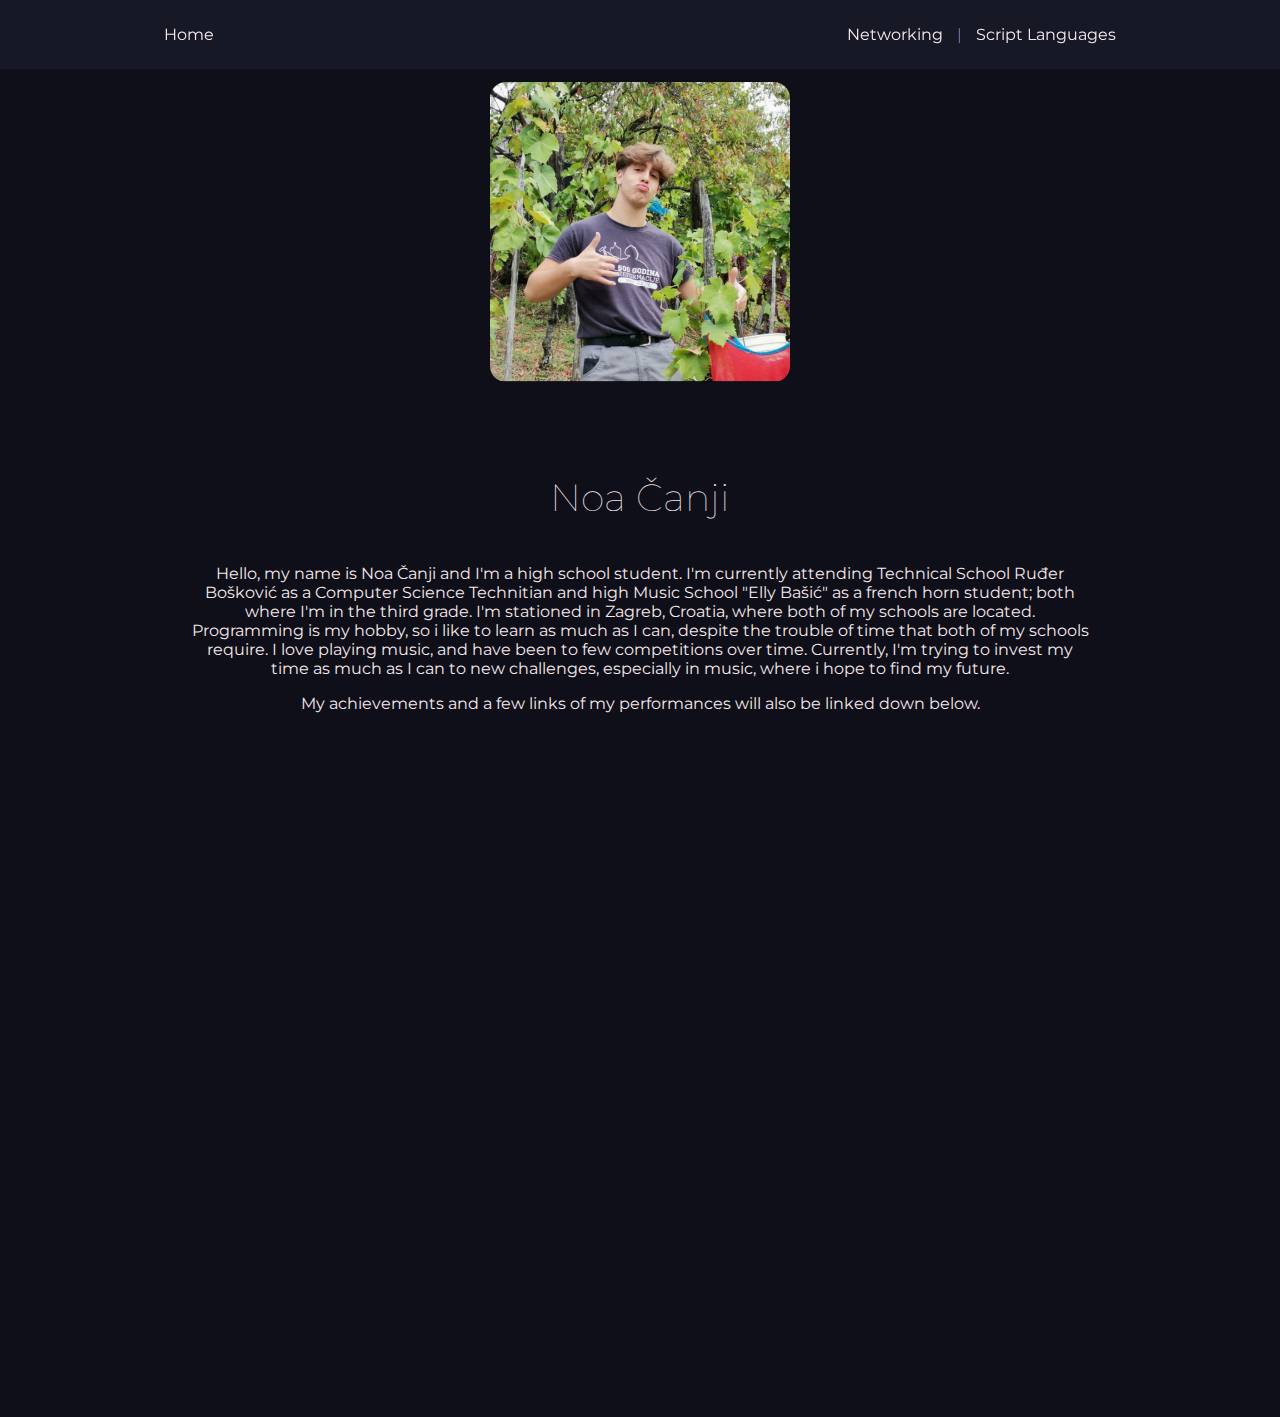
<file: about.html>
<!DOCTYPE html>
<html lang="en">
<head>
    <meta charset="UTF-8">
    <meta http-equiv="X-UA-Compatible" content="IE=edge">
    <meta name="viewport" content="width=device-width, initial-scale=1.0">
    <title>Info</title>
    <link rel="stylesheet" href="./styles/about.css">
    <link rel="preconnect" href="https://fonts.googleapis.com">
    <link rel="preconnect" href="https://fonts.gstatic.com" crossorigin>
    <link href="https://fonts.googleapis.com/css2?family=Montserrat:wght@100;300&display=swap" rel="stylesheet">
</head>
<body>
    <nav>
        <div class="navHolder">
            <div class="navLeft">
              <a href="index.html" class="home">Home</a>
            </div>
            <div class="navRight">
                <a href="./rm.html">Networking</a>
                <span>
                    |
                </span>
                <a href="./sjwp.html">Script Languages</a>
            </div>
        </div>
    </nav>
    <header>
        <h1>
            About Me
        </h1>
    </header>
    <section>
        <img src="./assets/img/Screenshot_20220528-213732.jpg"/>
        <div class="txtHolder">
            <h3>
                Noa Čanji
            </h3>
            <p class="firstp">
                Hello, my name is Noa Čanji and I'm a high school student. I'm currently attending Technical School 
                Ruđer Bošković as a Computer Science Technitian and high Music School "Elly Bašić" as a french horn student; both where I'm in the third grade. 
                I'm stationed in Zagreb, Croatia, where both of my schools are located. 
                Programming is my hobby, so i like to learn as much as I can, despite the trouble of time that both of my schools 
                require. I love playing music, and have been to few competitions over time. Currently, I'm trying to invest my time as much as I can 
                to new challenges, especially in music, where i hope to find my future.
            </p>
            <p class="secondp">
                My achievements and a few links of my performances will also be linked down below.
            </p>
        </div>
        <div class="vid">
            <iframe width="560" height="315" src="https://www.youtube.com/embed/cNEgx0kF-lA" title="YouTube video player" frameborder="0" allow="accelerometer; autoplay; clipboard-write; encrypted-media; gyroscope; picture-in-picture; web-share" allowfullscreen></iframe>
            <iframe width="560" height="315" src="https://www.youtube.com/embed/lkv5YMGxRhE" title="YouTube video player" frameborder="0" allow="accelerometer; autoplay; clipboard-write; encrypted-media; gyroscope; picture-in-picture; web-share" allowfullscreen></iframe>
            <iframe width="560" height="315" src="https://www.youtube.com/embed/oStQynmH1xk" title="YouTube video player" frameborder="0" allow="accelerometer; autoplay; clipboard-write; encrypted-media; gyroscope; picture-in-picture; web-share" allowfullscreen></iframe>

        </div>

    </section>
</body>
</html>
</file>
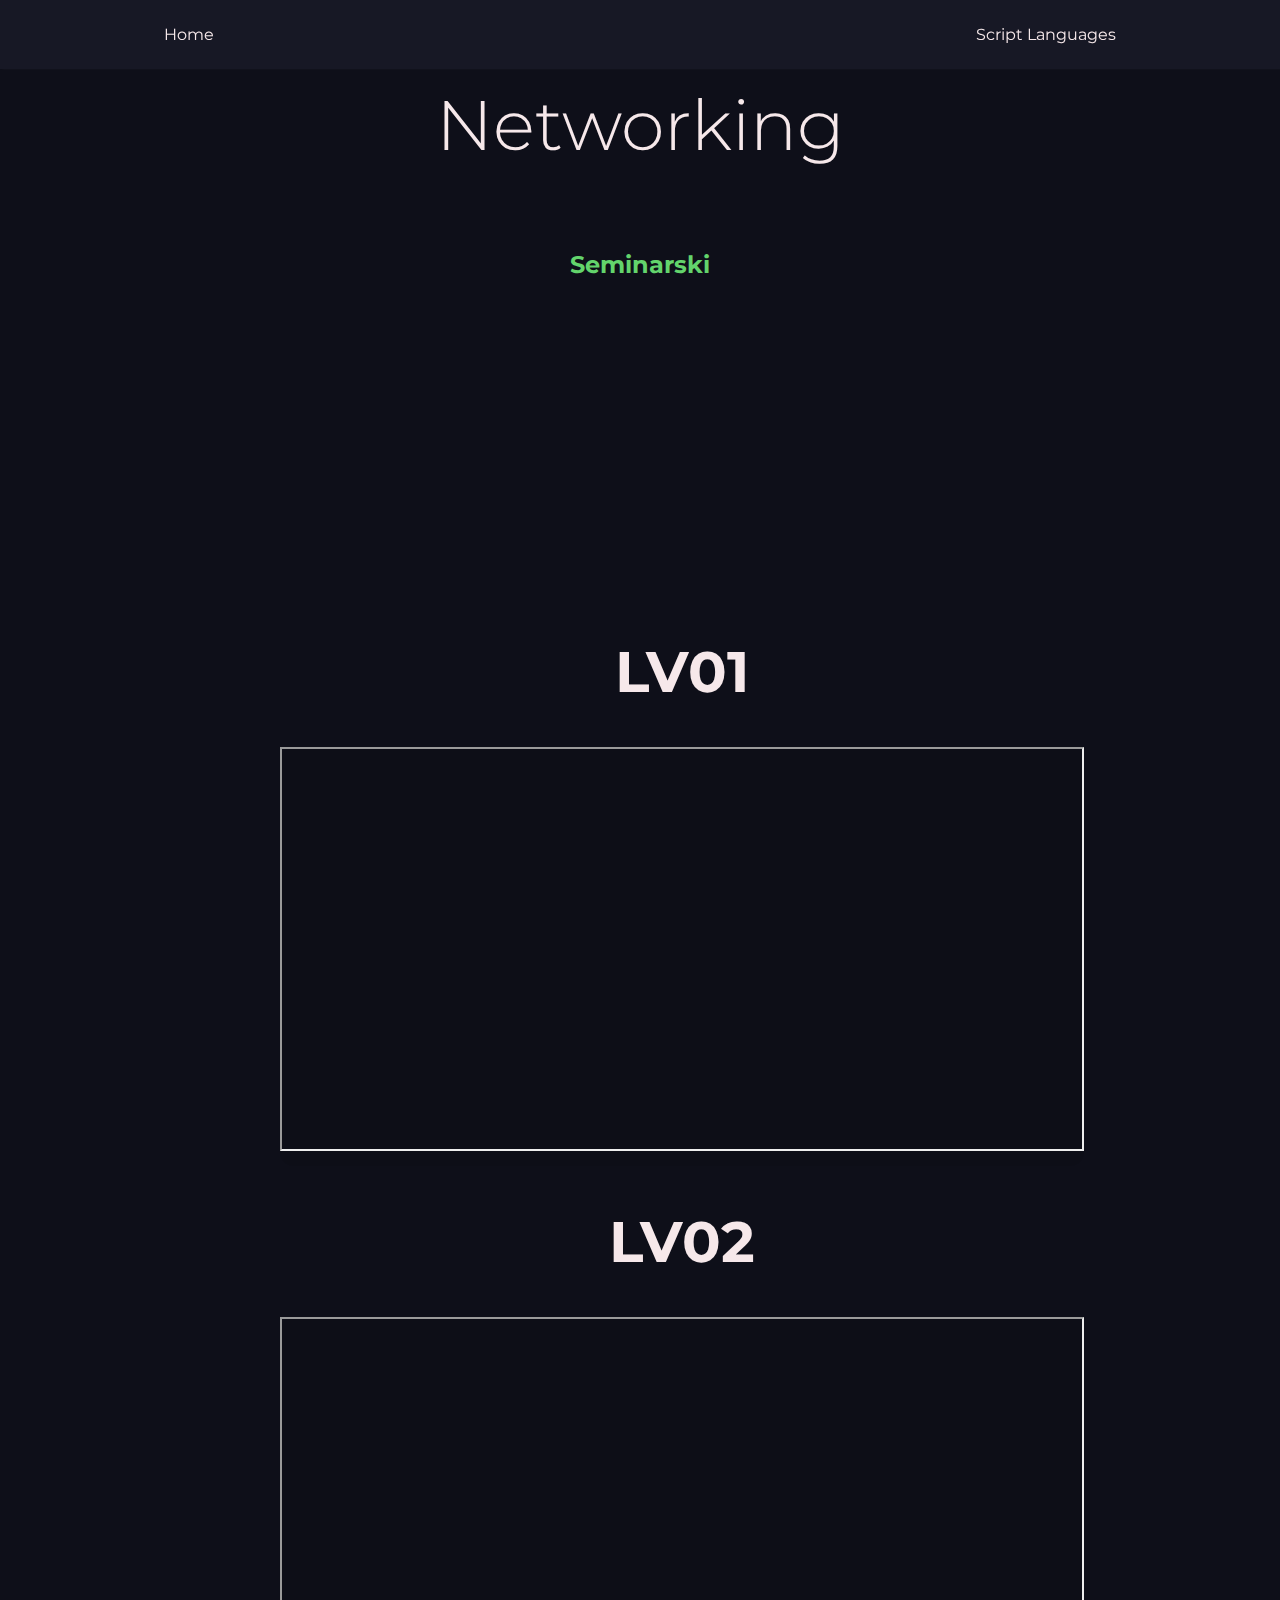
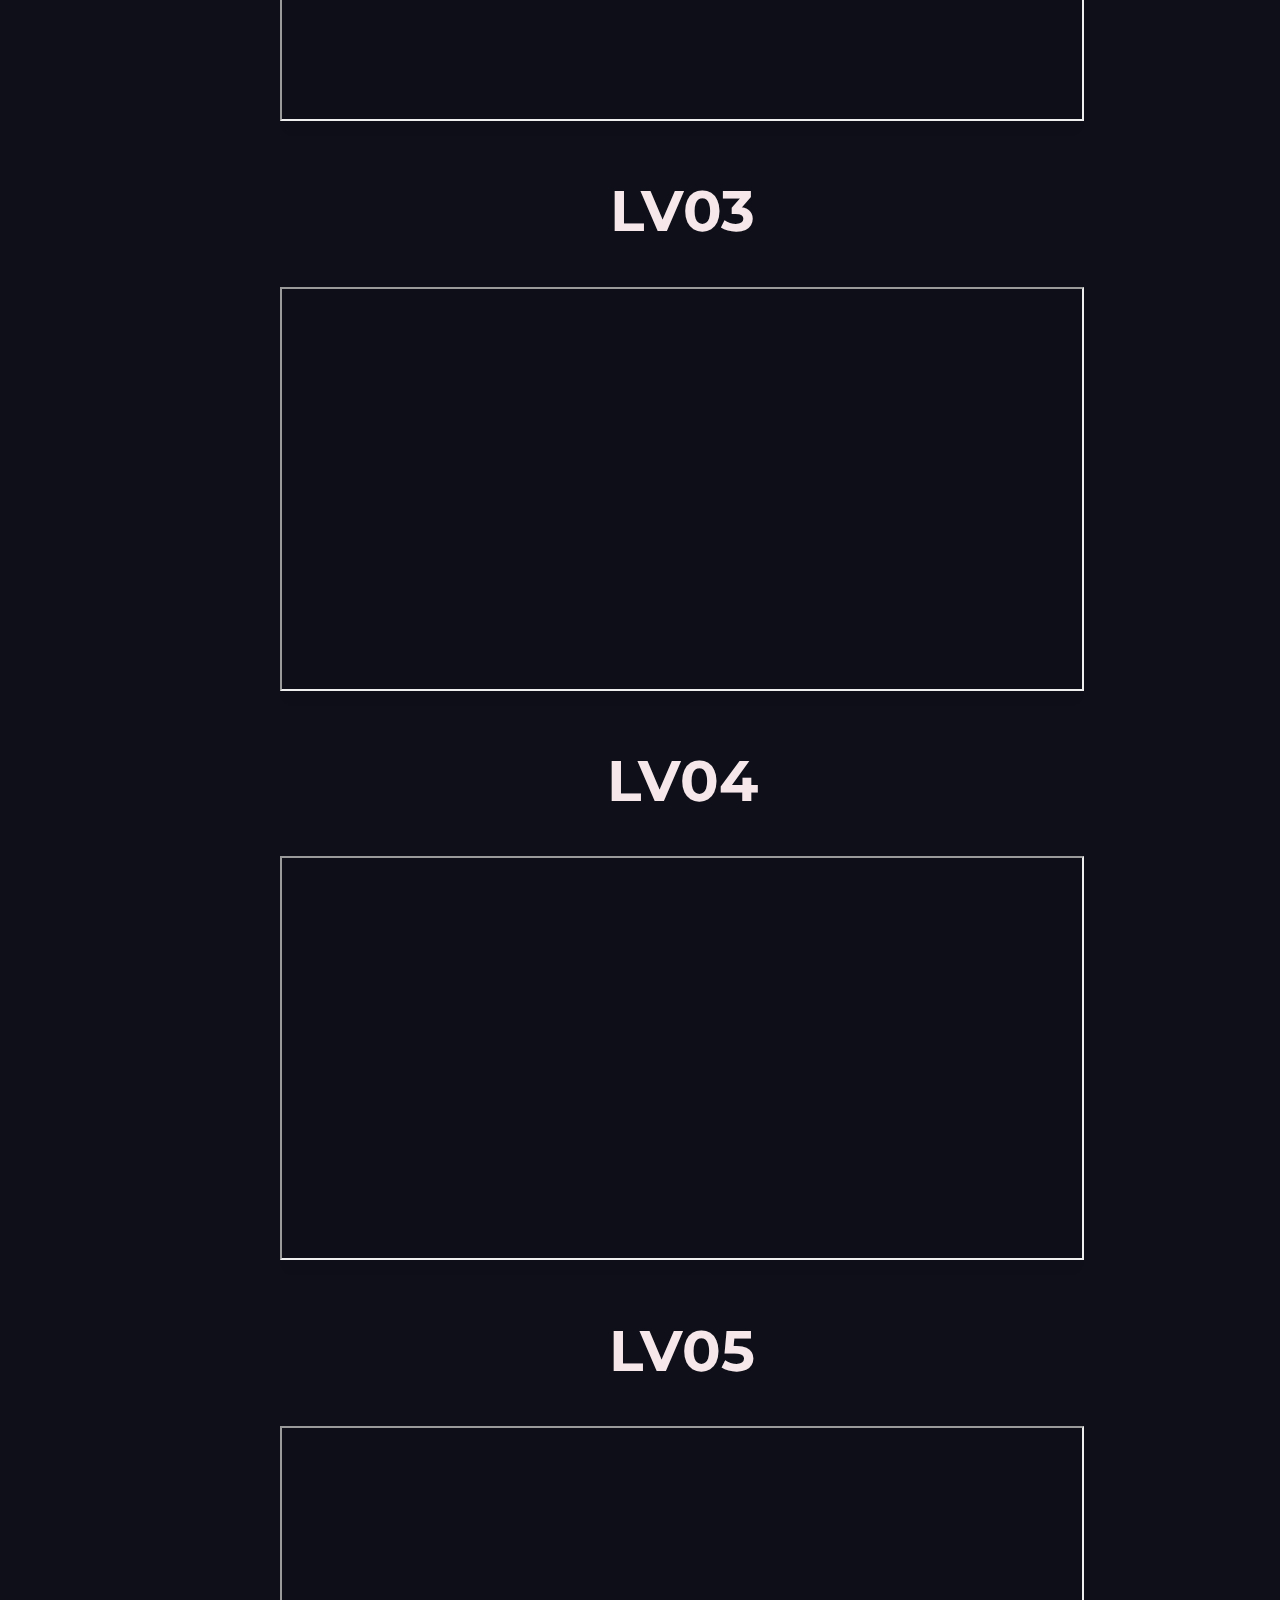
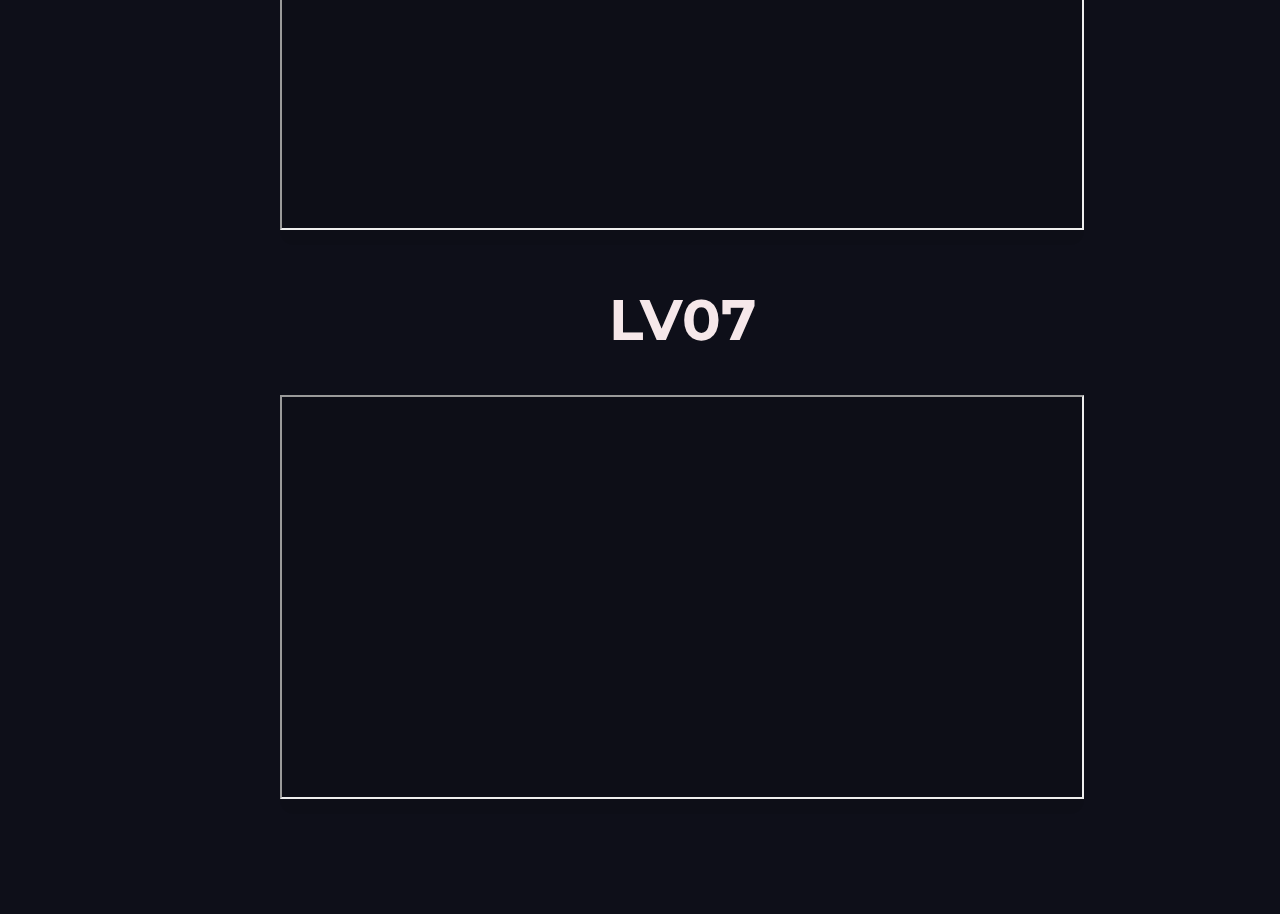
<file: rm.html>
<!DOCTYPE html>
<html lang="en">
<head>
    <meta charset="UTF-8">
    <meta http-equiv="X-UA-Compatible" content="IE=edge">
    <meta name="viewport" content="width=device-width, initial-scale=1.0">
    <title>Networking</title>
    <link rel="stylesheet" href="./styles/rm.css">
    <link rel="preconnect" href="https://fonts.googleapis.com">
    <link rel="preconnect" href="https://fonts.gstatic.com" crossorigin>
    <link href="https://fonts.googleapis.com/css2?family=Montserrat:wght@100;300&display=swap" rel="stylesheet">
</head>
<body>
    <nav>
        <div class="navHolder">
            <div class="navLeft">
              <a href="index.html" class="home">Home</a>
            </div>
            <div class="navRight">
              <a href="sjwp.html">Script Languages</a>
            </div>
          </div>
    </nav>
    <header>
        <h1>
            Networking
        </h1>
        <h2>
            <a href="./sem1.html">
                Seminarski
            </a>
        </h2>
    </header>
    <section>
        <div class="lv01">
            <h2>
                LV01 
            </h2>
            <div class="frame">
                <iframe src="/assets/rm/LV01.pdf#toolbar=0" width="800px" height="400px"></iframe>
            </div>
        </div>
        <div class="lv02">
            <h2>
                LV02 
            </h2>
            <div class="frame">
                <iframe src="/assets/rm/LV02.pdf#toolbar=0" width="800px" height="400px"></iframe>
            </div>
        </div>
        <div class="lv03">
            <h2>
                LV03 
            </h2>
            <div class="frame">
                <iframe src="/assets/rm/LV03.pdf#toolbar=0" width="800px" height="400px"></iframe>
            </div>
        </div>
        <div class="lv04">
            <h2>
                LV04 
            </h2>
            <div class="frame">
                <iframe src="/assets/rm/LV04.pdf#toolbar=0" width="800px" height="400px"></iframe>
            </div>
        </div>
        <div class="lv05">
            <h2>
                LV05 
            </h2>
            <div class="frame">
                <iframe src="/assets/rm/LV05.pdf#toolbar=0" width="800px" height="400px"></iframe>
            </div>
        </div>
        
        <div class="lv07">
            <h2>
                LV07 
            </h2>
            <div class="frame">
                <iframe src="/assets/rm/LV07.pdf#toolbar=0" width="800px" height="400px"></iframe>
            </div>
        </div>
    </section>
</body>
</html>
</file>
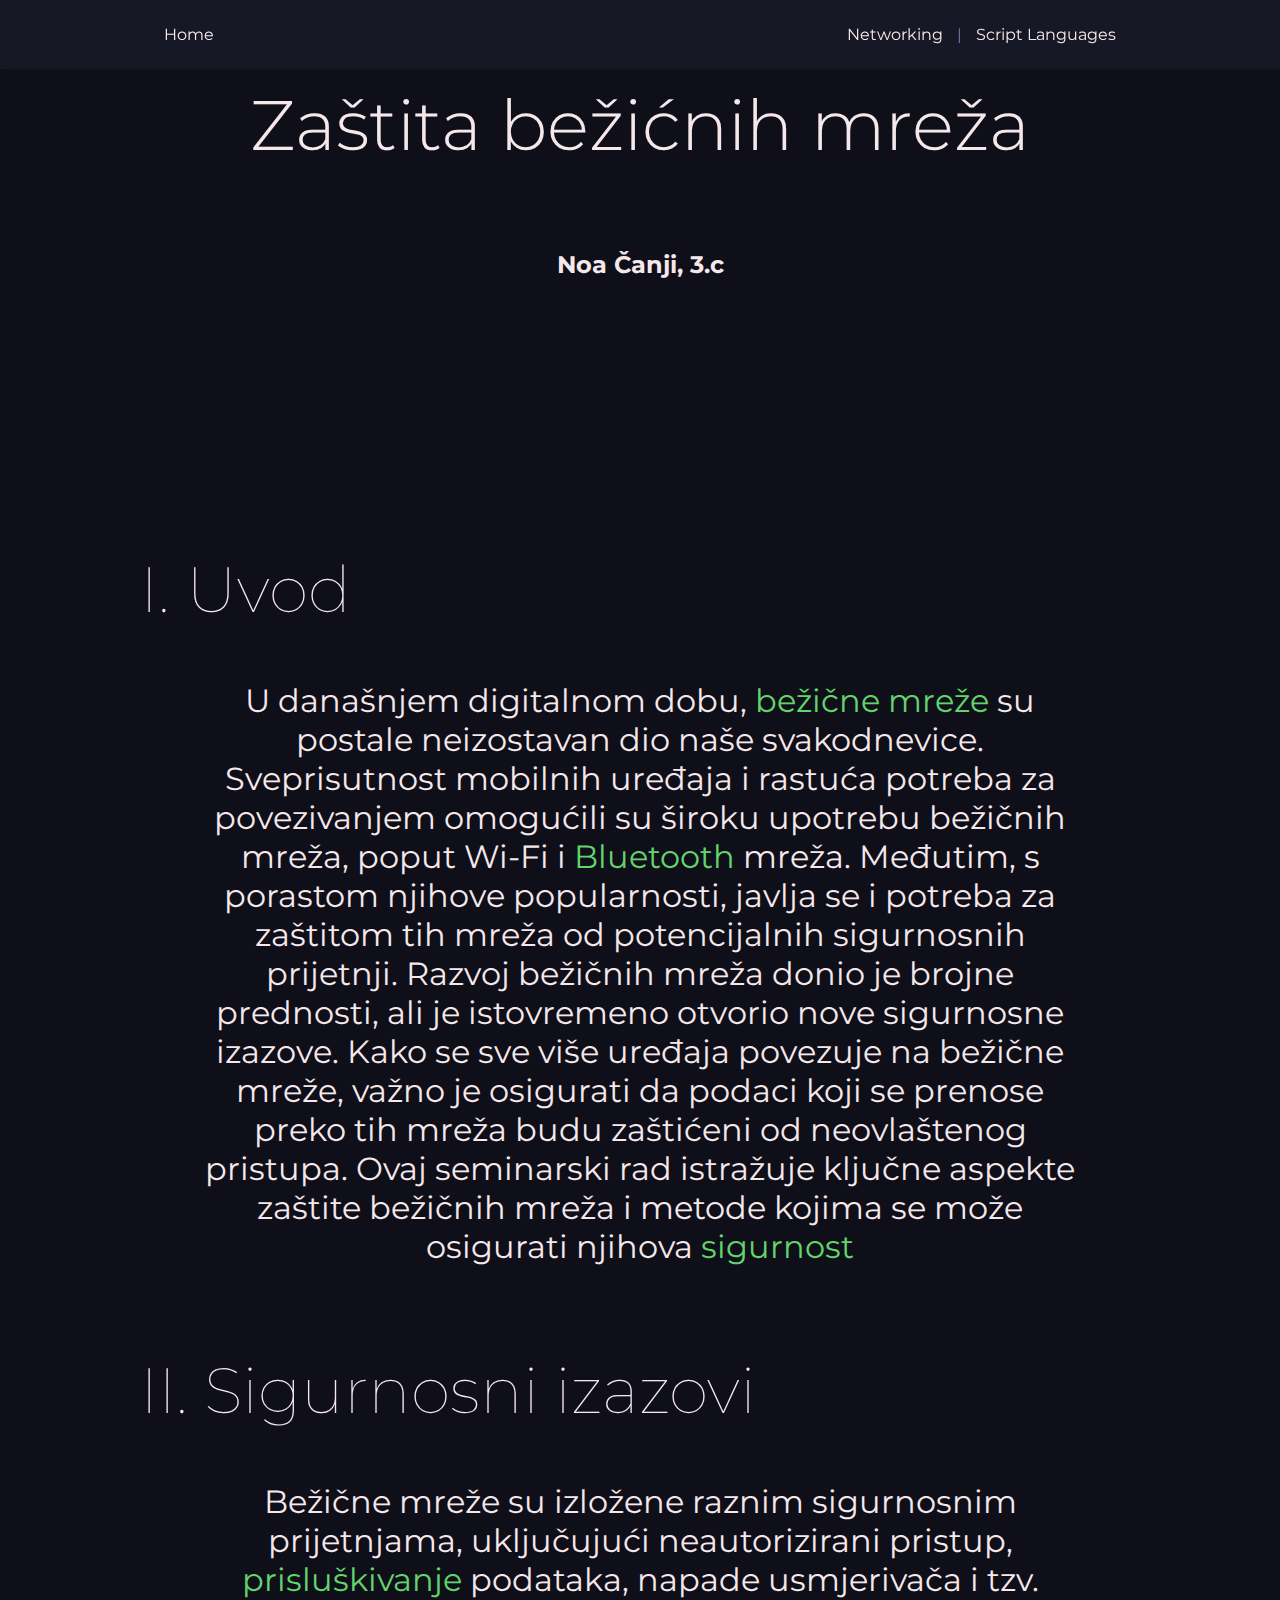
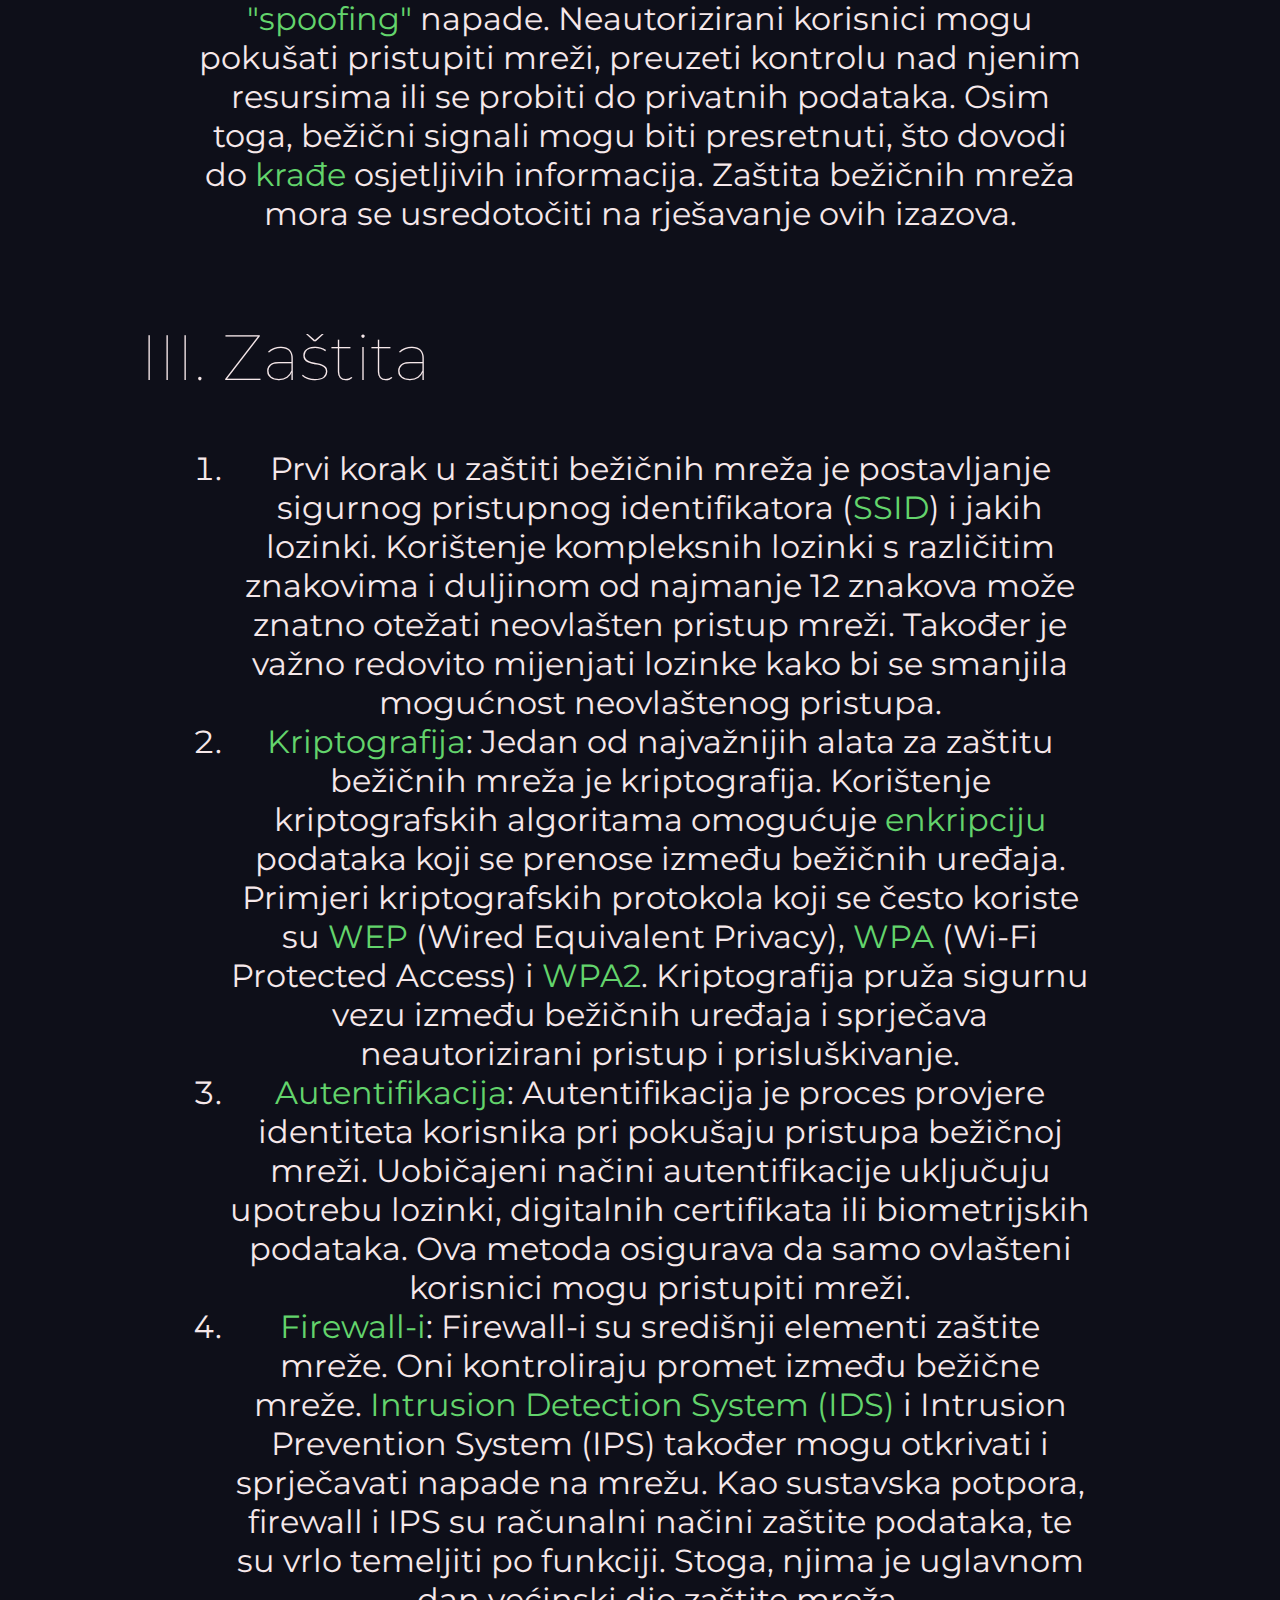
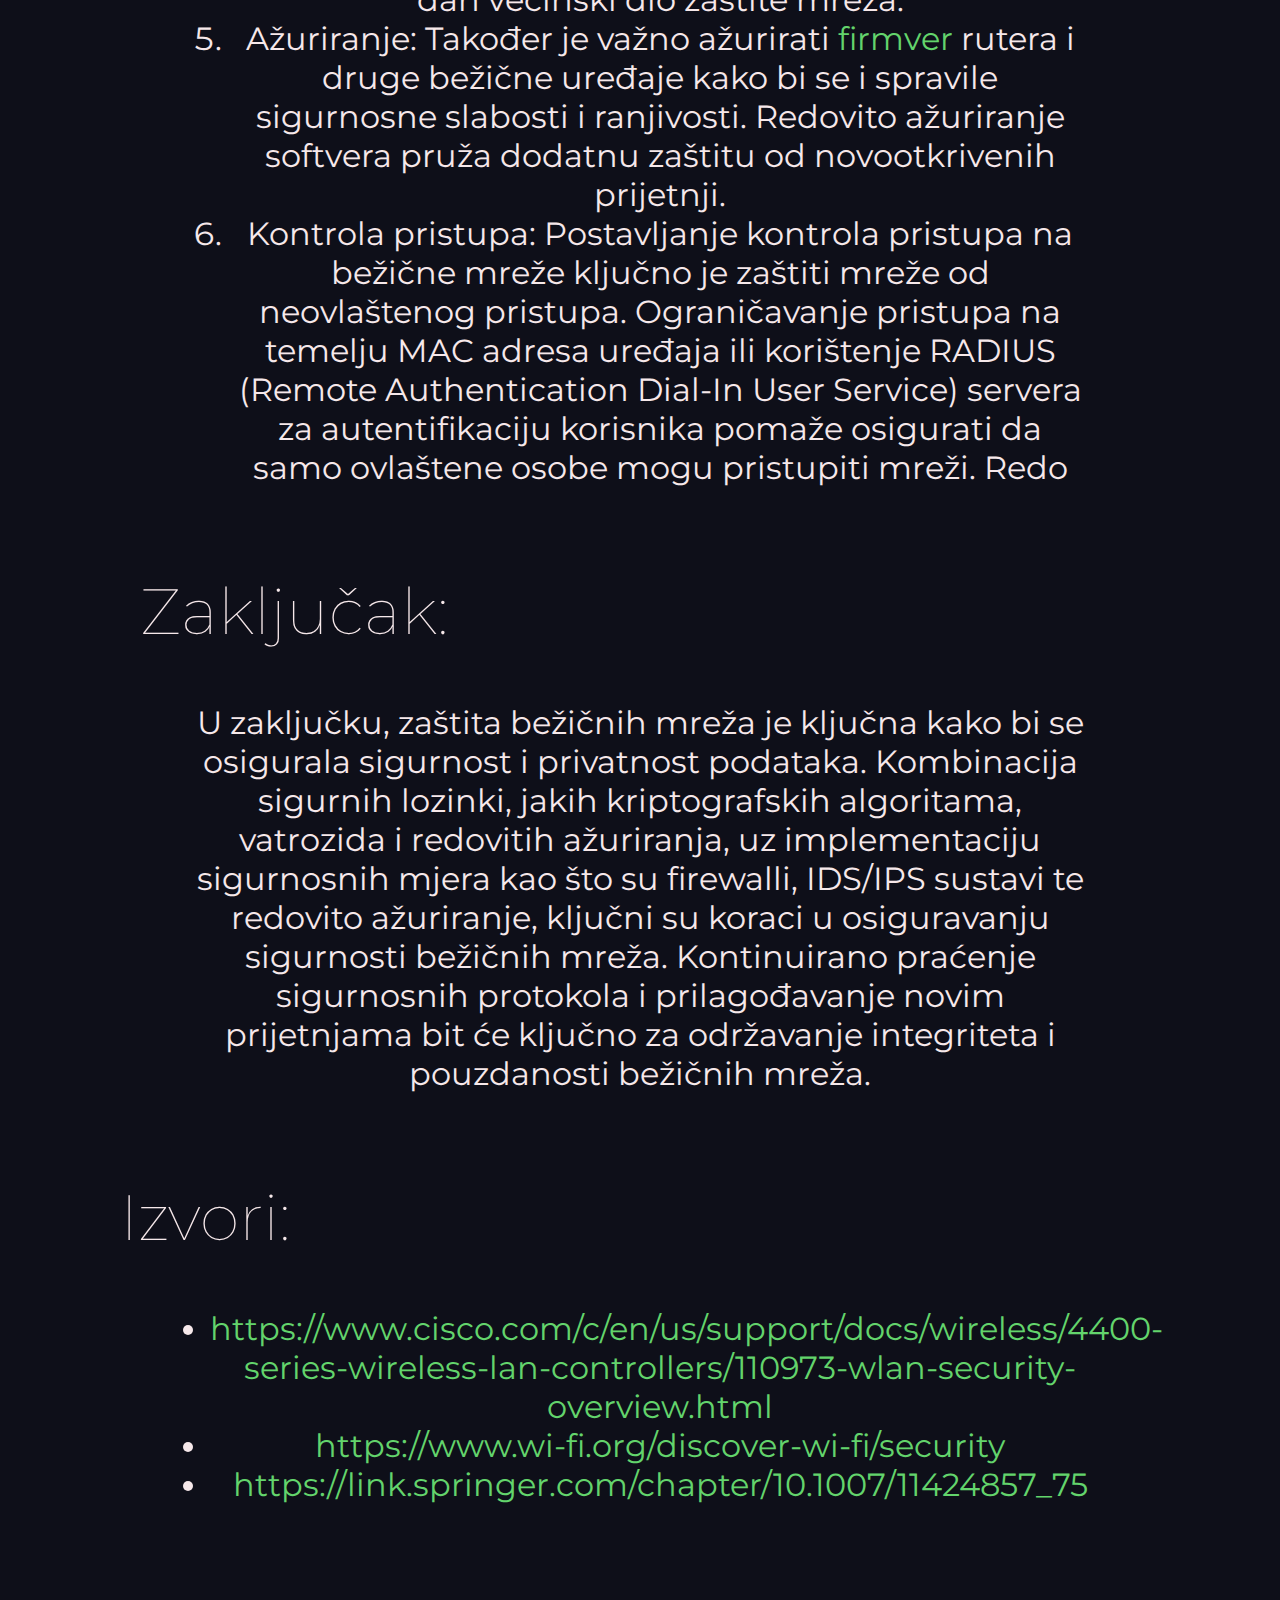
<file: sem1.html>
<!DOCTYPE html>
<html lang="en">
<head>
    <meta charset="UTF-8">
    <meta http-equiv="X-UA-Compatible" content="IE=edge">
    <meta name="viewport" content="width=device-width, initial-scale=1.0">
    <title>Seminar</title>
    <link rel="stylesheet" href="./styles/sem1.css">
    <link rel="preconnect" href="https://fonts.googleapis.com">
    <link rel="preconnect" href="https://fonts.gstatic.com" crossorigin>
    <link href="https://fonts.googleapis.com/css2?family=Montserrat:wght@100;300&display=swap" rel="stylesheet">
</head>
<body>
    <nav>
        <div class="navHolder">
            <div class="navLeft">
                <a href="index.html" class="home">Home</a>
            </div>
            <div class="navRight">
                <a href="./rm.html">Networking</a>
                <span>
                    |
                </span>
                <a href="./sjwp.html">Script Languages</a>
            </div>
        </div>
    </nav>
    <header>
        <h1>
            Zaštita bežićnih mreža
        </h1>
        <h2>
            Noa Čanji, 3.c
        </h2>
    </header>
    <section>
        <div class="uvod">
            <h3>
                I. Uvod
            </h3>
            <div class="txtHolder">
                <p>
                    U današnjem digitalnom dobu, <a href="https://bs.wikipedia.org/wiki/Wi-Fi">bežične mreže</a> su postale 
                    neizostavan dio naše svakodnevice. Sveprisutnost mobilnih uređaja 
                    i rastuća potreba za povezivanjem omogućili su široku upotrebu bežičnih mreža, 
                    poput Wi-Fi i <a href="https://hr.wikipedia.org/wiki/Bluetooth">Bluetooth</a> mreža. Međutim, s porastom njihove popularnosti, 
                    javlja se i potreba za zaštitom tih mreža od potencijalnih sigurnosnih prijetnji. 

Razvoj bežičnih mreža donio je brojne prednosti, ali je istovremeno otvorio nove sigurnosne izazove. Kako se sve više uređaja povezuje na bežične mreže, važno je osigurati da podaci koji se prenose preko tih mreža budu zaštićeni od neovlaštenog pristupa.                    Ovaj seminarski rad istražuje ključne aspekte zaštite bežičnih mreža i metode 
                    kojima se može osigurati njihova <a href="https://en.wikipedia.org/wiki/Security">sigurnost</a>

                </p>
            </div>
        </div>
        <div class="sigurnost">
            <h3>
                II. Sigurnosni izazovi
            </h3>
            <div class="txtHolder">
                <p>
                    Bežične mreže su izložene raznim sigurnosnim prijetnjama, 
                    uključujući neautorizirani pristup, <a href="https://en.wikipedia.org/wiki/Eavesdropping">prisluškivanje</a> podataka, 
                    napade usmjerivača i tzv. <a href="https://www.kaspersky.com/resource-center/definitions/spoofing">"spoofing"</a> napade. Neautorizirani korisnici 
                    mogu pokušati pristupiti mreži, preuzeti kontrolu nad njenim resursima 
                    ili se probiti do privatnih podataka. Osim toga, bežični signali mogu 
                    biti presretnuti, što dovodi do <a href="https://en.wikipedia.org/wiki/Theft">krađe</a> osjetljivih informacija. 
                    Zaštita bežičnih mreža mora se usredotočiti na rješavanje ovih izazova.
                </p>
            </div>
        </div>
        <div class="zastita">
            <h3>
                III. Zaštita
            </h3>
            <div class="txtHolder">
                <ol>
                    <li>
                        Prvi korak u zaštiti bežičnih mreža je postavljanje sigurnog pristupnog identifikatora (<a href="https://www.techtarget.com/searchmobilecomputing/definition/service-set-identifier">SSID</a>) 
                        i jakih lozinki. Korištenje kompleksnih lozinki s različitim znakovima i duljinom od najmanje 12 znakova može znatno otežati neovlašten pristup mreži. 
                        Također je važno redovito mijenjati lozinke kako bi se smanjila mogućnost neovlaštenog pristupa.
                    </li>
                    <li>
                        <a href="https://www.synopsys.com/glossary/what-is-cryptography.html">Kriptografija</a>: Jedan od najvažnijih alata za zaštitu bežičnih mreža je 
                        kriptografija. Korištenje kriptografskih algoritama omogućuje <a href="">enkripciju</a> 
                        podataka koji se prenose između bežičnih uređaja. Primjeri kriptografskih 
                        protokola koji se često koriste su <a href="https://www.techtarget.com/searchsecurity/definition/Wired-Equivalent-Privacy">WEP</a> (Wired Equivalent Privacy), 
                        <a href="https://en.wikipedia.org/wiki/Wi-Fi_Protected_Access">WPA</a> (Wi-Fi Protected Access) i <a href="https://www.avg.com/en/signal/what-is-wpa2">WPA2</a>. Kriptografija 
                        pruža sigurnu vezu između bežičnih uređaja i sprječava neautorizirani pristup i 
                        prisluškivanje.
                    </li>
                    <li>
                        <a href="https://auth0.com/intro-to-iam/what-is-authentication">Autentifikacija</a>: Autentifikacija je proces provjere identiteta 
                        korisnika pri pokušaju pristupa bežičnoj mreži. Uobičajeni načini autentifikacije 
                        uključuju upotrebu lozinki, digitalnih certifikata ili biometrijskih podataka. 
                        Ova metoda osigurava da samo ovlašteni korisnici mogu pristupiti mreži.
                    </li>
                    <li>
                        <a href="https://www.checkpoint.com/cyber-hub/network-security/what-is-firewall/">Firewall-i</a>: Firewall-i su središnji elementi zaštite mreže. Oni 
                        kontroliraju promet između bežične mreže. <a href="https://www.checkpoint.com/cyber-hub/network-security/what-is-an-intrusion-detection-system-ids/">Intrusion Detection System (IDS)</a> i Intrusion Prevention System (IPS) također mogu otkrivati i sprječavati napade na mrežu. Kao sustavska potpora, firewall i IPS su računalni načini zaštite podataka, te su vrlo temeljiti po funkciji. Stoga, njima je uglavnom dan većinski dio zaštite mreža.
                    </li>
                    <li>
                        Ažuriranje: Također je važno ažurirati <a href="https://www.fortinet.com/resources/cyberglossary/what-is-firmware">firmver</a> rutera i druge bežične uređaje kako bi se i
                        spravile sigurnosne slabosti i ranjivosti. Redovito ažuriranje softvera pruža dodatnu zaštitu od novootkrivenih prijetnji.
                    </li>
                    <li>
                         Kontrola pristupa:
Postavljanje kontrola pristupa na bežične mreže ključno je zaštiti mreže od neovlaštenog pristupa. Ograničavanje pristupa na temelju MAC adresa uređaja ili korištenje RADIUS (Remote Authentication Dial-In User Service) servera za autentifikaciju korisnika pomaže osigurati da samo ovlaštene osobe mogu pristupiti mreži.
Redo
                    </li>
                </ol>
            </div>
        </div>
        <div class="zakljucak">
            <h3>
                Zaključak:
            </h3>
            <div class="txtHolder">
                <p>
                    U zaključku, zaštita bežičnih mreža je ključna kako bi se osigurala sigurnost i privatnost podataka. 
                    Kombinacija sigurnih lozinki, jakih kriptografskih algoritama, vatrozida i redovitih ažuriranja, uz implementaciju sigurnosnih mjera kao što su firewalli, IDS/IPS sustavi te redovito ažuriranje, ključni su koraci u osiguravanju sigurnosti bežičnih mreža. Kontinuirano praćenje sigurnosnih protokola i prilagođavanje novim prijetnjama bit će ključno za održavanje integriteta i pouzdanosti bežičnih mreža.



 </p>
            </div>
        </div>
        <div class="izvori">
            <h3>
                Izvori:
            </h3>
            <ul class="zadnje">
                <li>
                    <a href="https://www.cisco.com/c/en/us/support/docs/wireless/4400-series-wireless-lan-controllers/110973-wlan-security-overview.html">https://www.cisco.com/c/en/us/support/docs/wireless/4400-series-wireless-lan-controllers/110973-wlan-security-overview.html</a>
                </li>
                <li>
                    <a href="https://www.wi-fi.org/discover-wi-fi/security">https://www.wi-fi.org/discover-wi-fi/security</a>
                </li>
                <li>
                    <a href="https://link.springer.com/chapter/10.1007/11424857_75">https://link.springer.com/chapter/10.1007/11424857_75</a>

                </li>
            
            </ul>

        </div>
    </section>
</body>
</html>
</file>
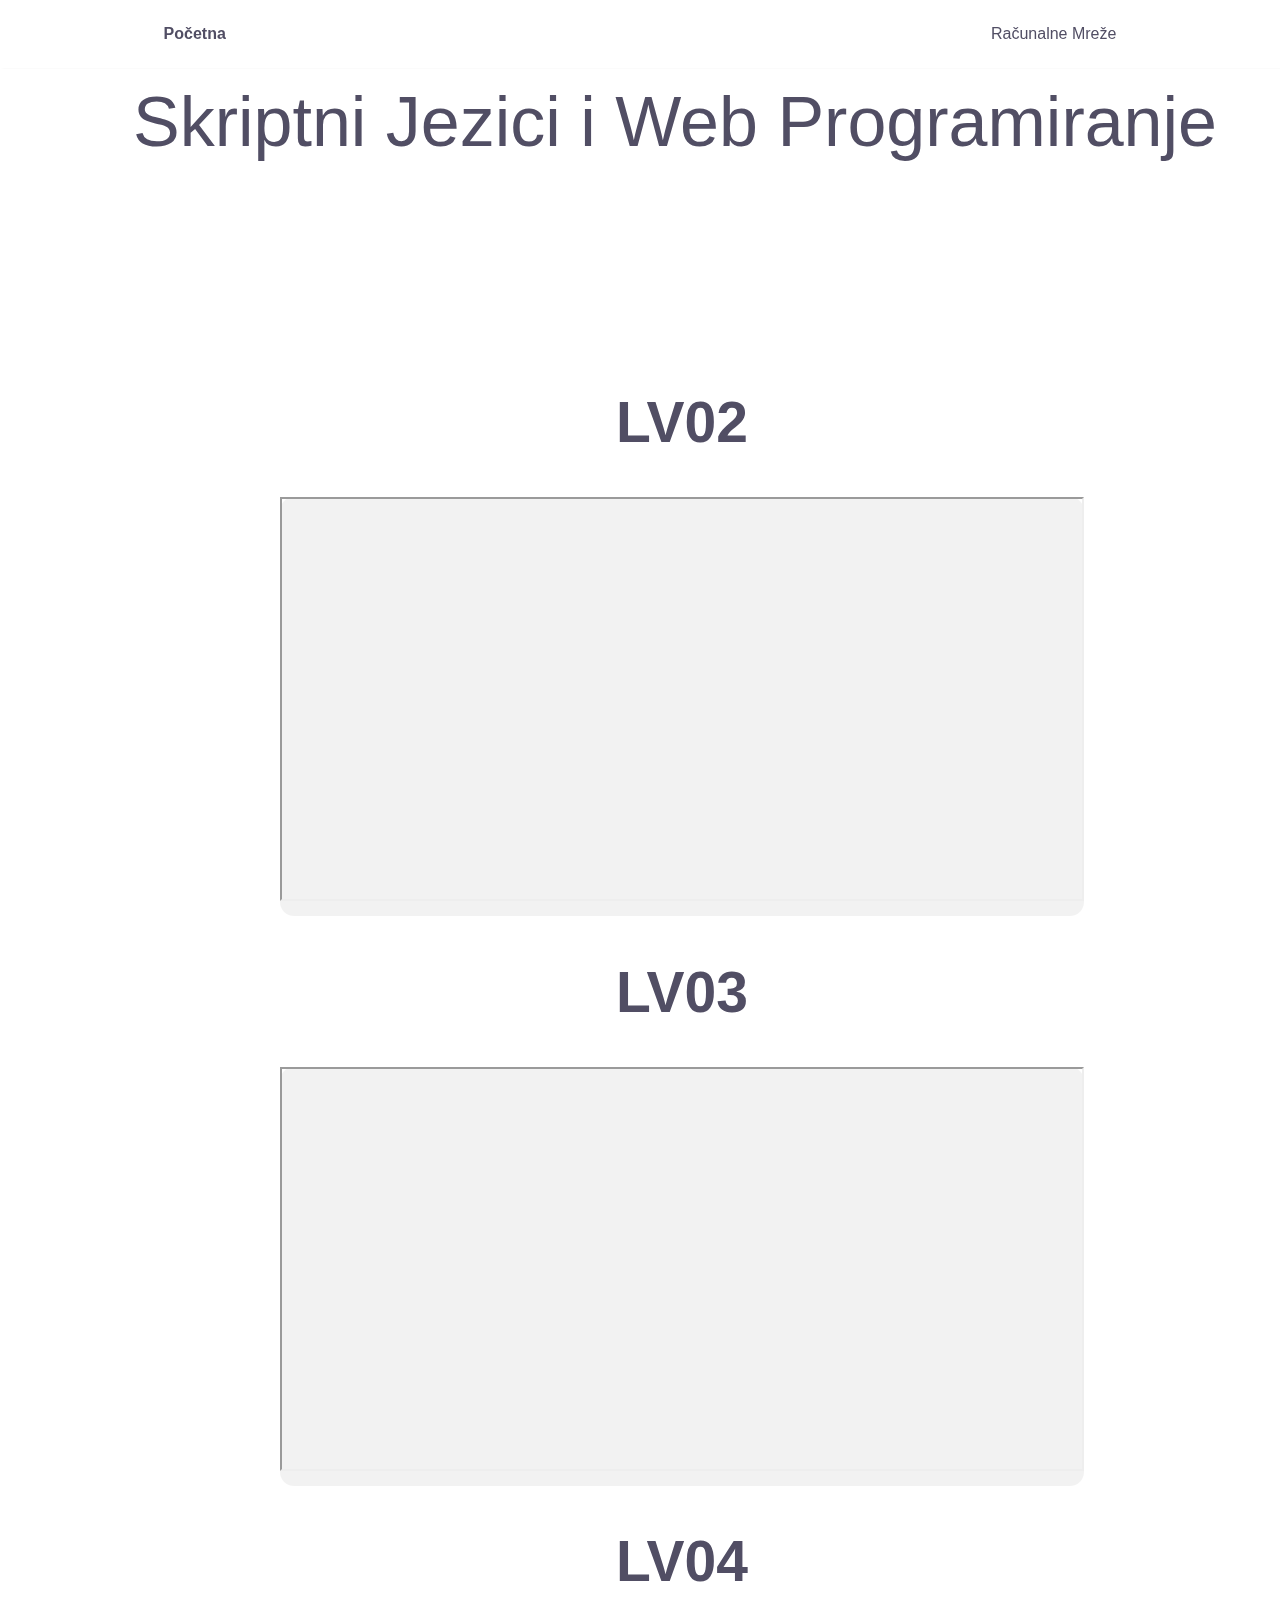
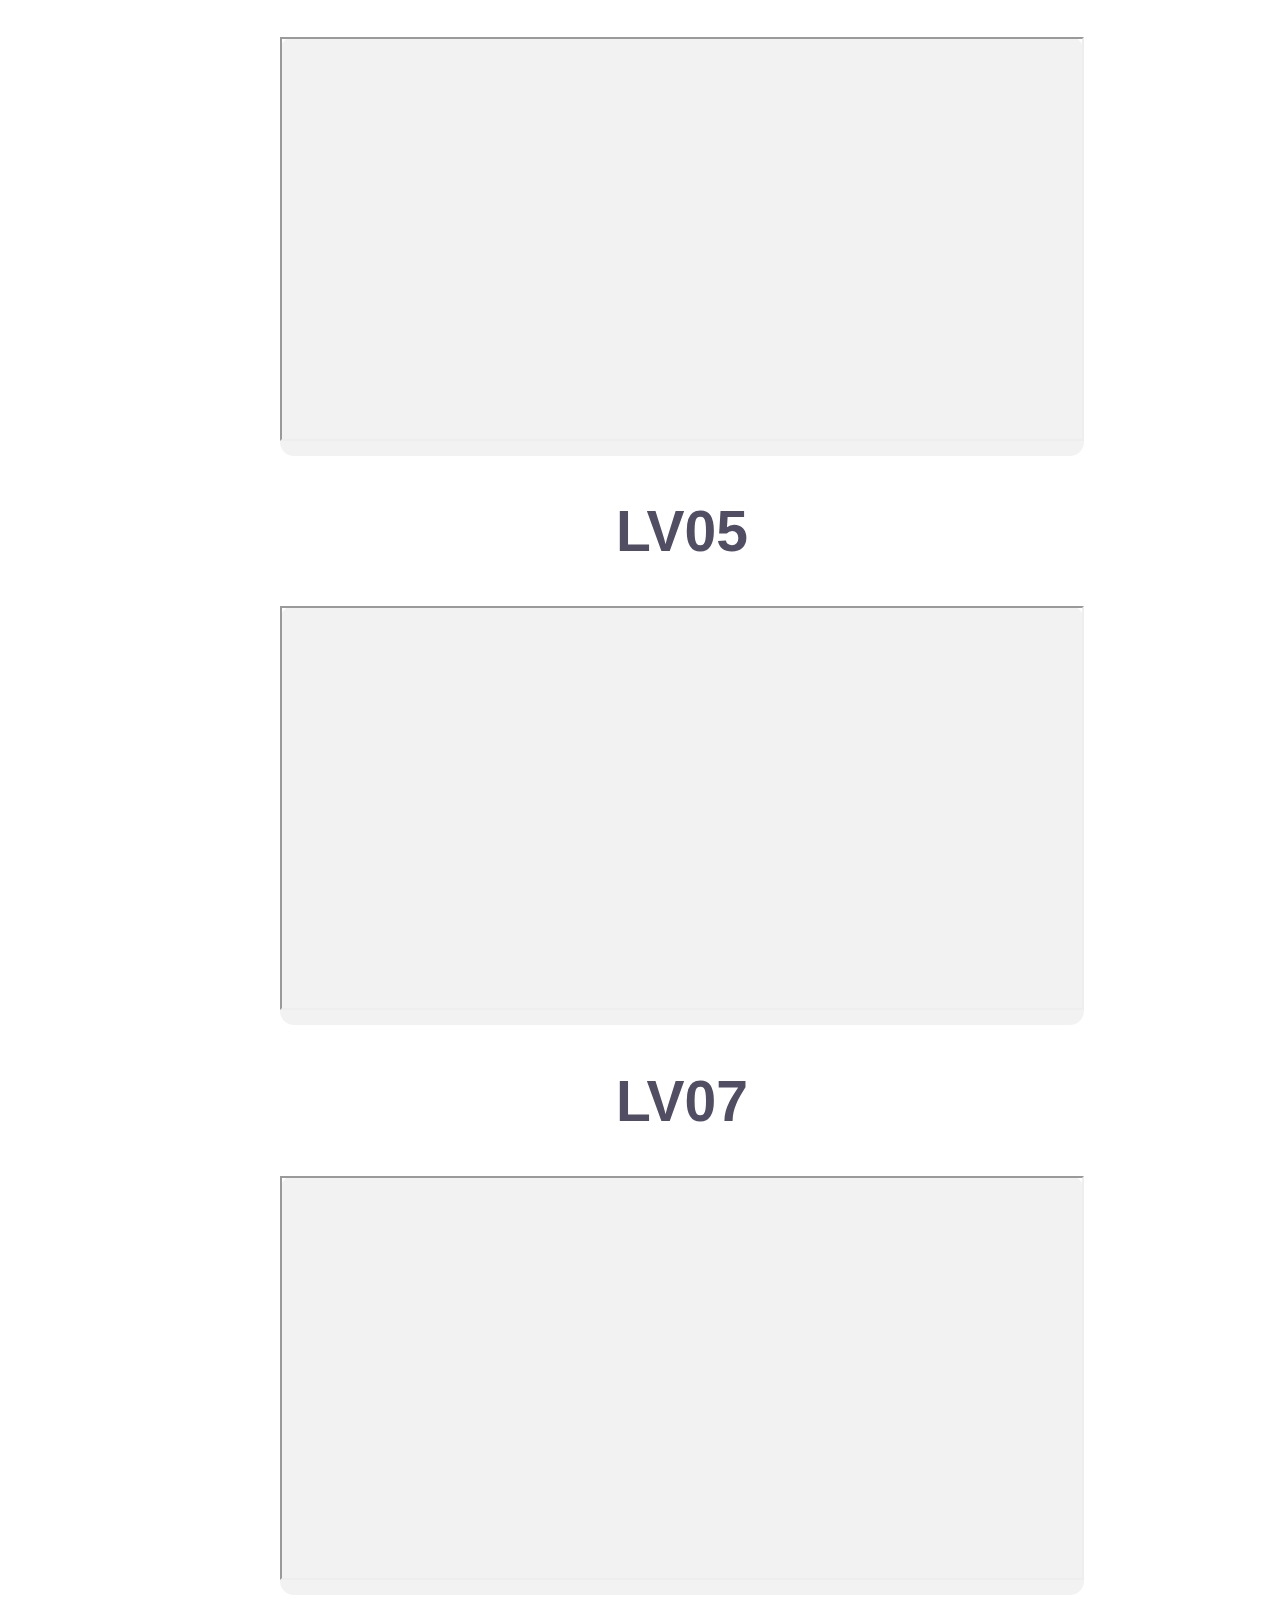
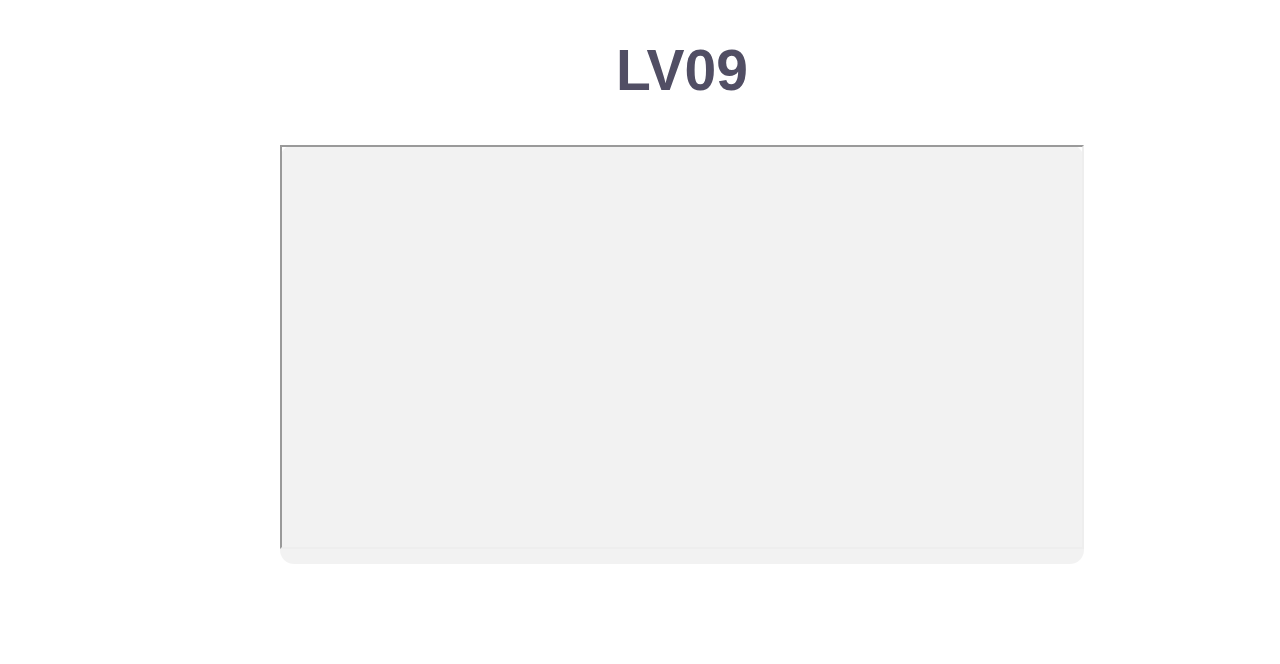
<file: sj.html>
<!DOCTYPE html>
<html lang="hr">
<head>
    <meta charset="UTF-8">
    <title>Skriptni Jezici</title>
    <meta http-equiv="X-UA-Compatible" content="IE=edge">
    <meta name="viewport" content="width=device-width, initial-scale=1.0">
    <link rel="stylesheet" href="styles/sj.css">
</head>
<body style="overflow-x: hidden;">
    <nav>
        <div class="navHolder">
            <div class="navLeft">
              <a href="index.html" class="home"><strong>Početna</strong></a>
            </div>
            <div class="navRight">
              <a href="rm.html">Računalne Mreže</a>
            </div>
          </div>
    </nav>
    <header>
        <h1>
            Skriptni Jezici i Web Programiranje
        </h1>
    </header>
    <section>
        <div class="lv02">
            <h2>
                LV02 
            </h2>
            <div class="frame">
                <iframe src="/assets/sj/LV2.pdf#toolbar=0" width="800px" height="400px"></iframe>
            </div>
        </div>
        <div class="lv03">
            <h2>
                LV03 
            </h2>
            <div class="frame">
                <iframe src="/assets/sj/LV03.pdf#toolbar=0" width="800px" height="400px"></iframe>
            </div>
        </div>
        <div class="lv04">
            <h2>
                LV04 
            </h2>
            <div class="frame">
                <iframe src="/assets/sj/LV04.pdf#toolbar=0" width="800px" height="400px"></iframe>
            </div>
        </div>
        <div class="lv05">
            <h2>
                LV05 
            </h2>
            <div class="frame">
                <iframe src="/assets/sj/LV05.pdf#toolbar=0" width="800px" height="400px"></iframe>
            </div>
        </div>
        <div class="lv07">
            <h2>
                LV07 
            </h2>
            <div class="frame">
                <iframe src="/assets/sj/LV07.pdf#toolbar=0" width="800px" height="400px"></iframe>
            </div>
        </div>
        <div class="lv09">
            <h2>
                LV09 
            </h2>
            <div class="frame">
                <iframe src="/assets/sj/LV09.pdf#toolbar=0" width="800px" height="400px"></iframe>
            </div>
        </div>
    </section>
</body>
</html>
</file>
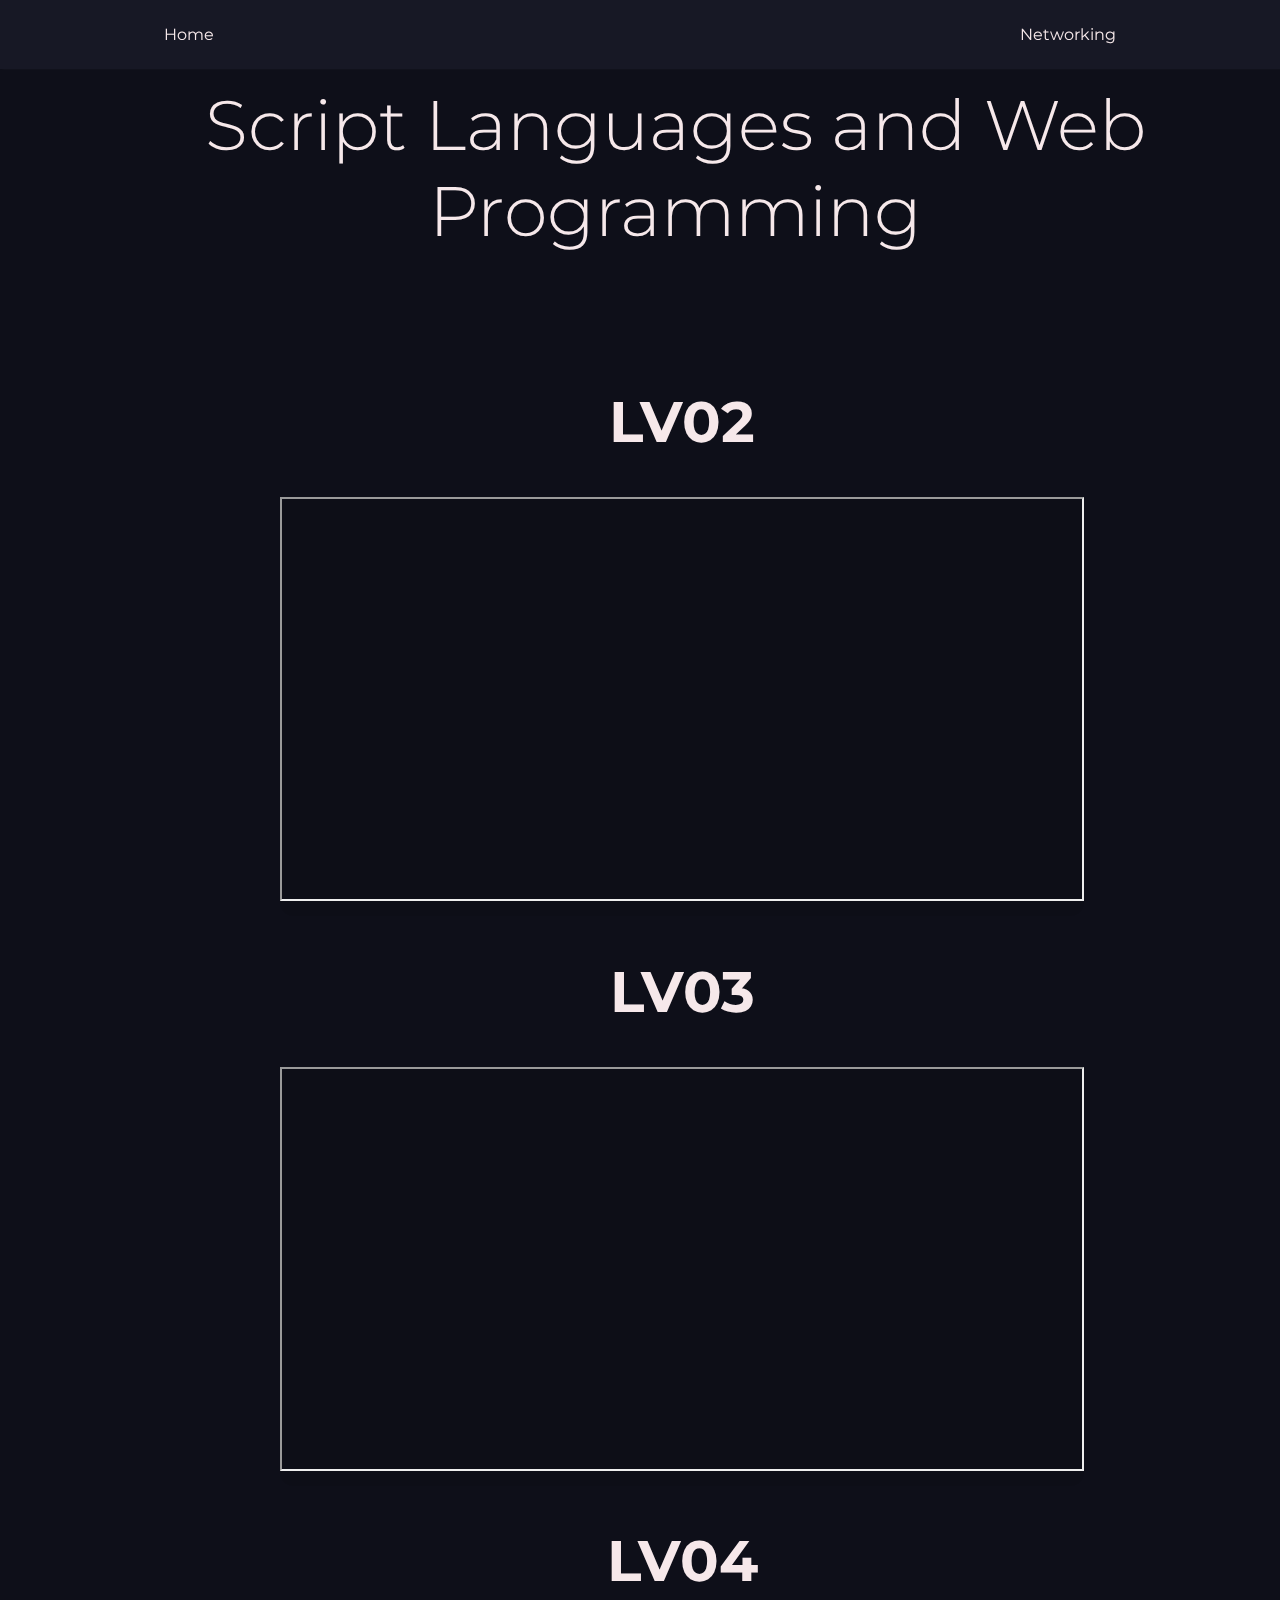
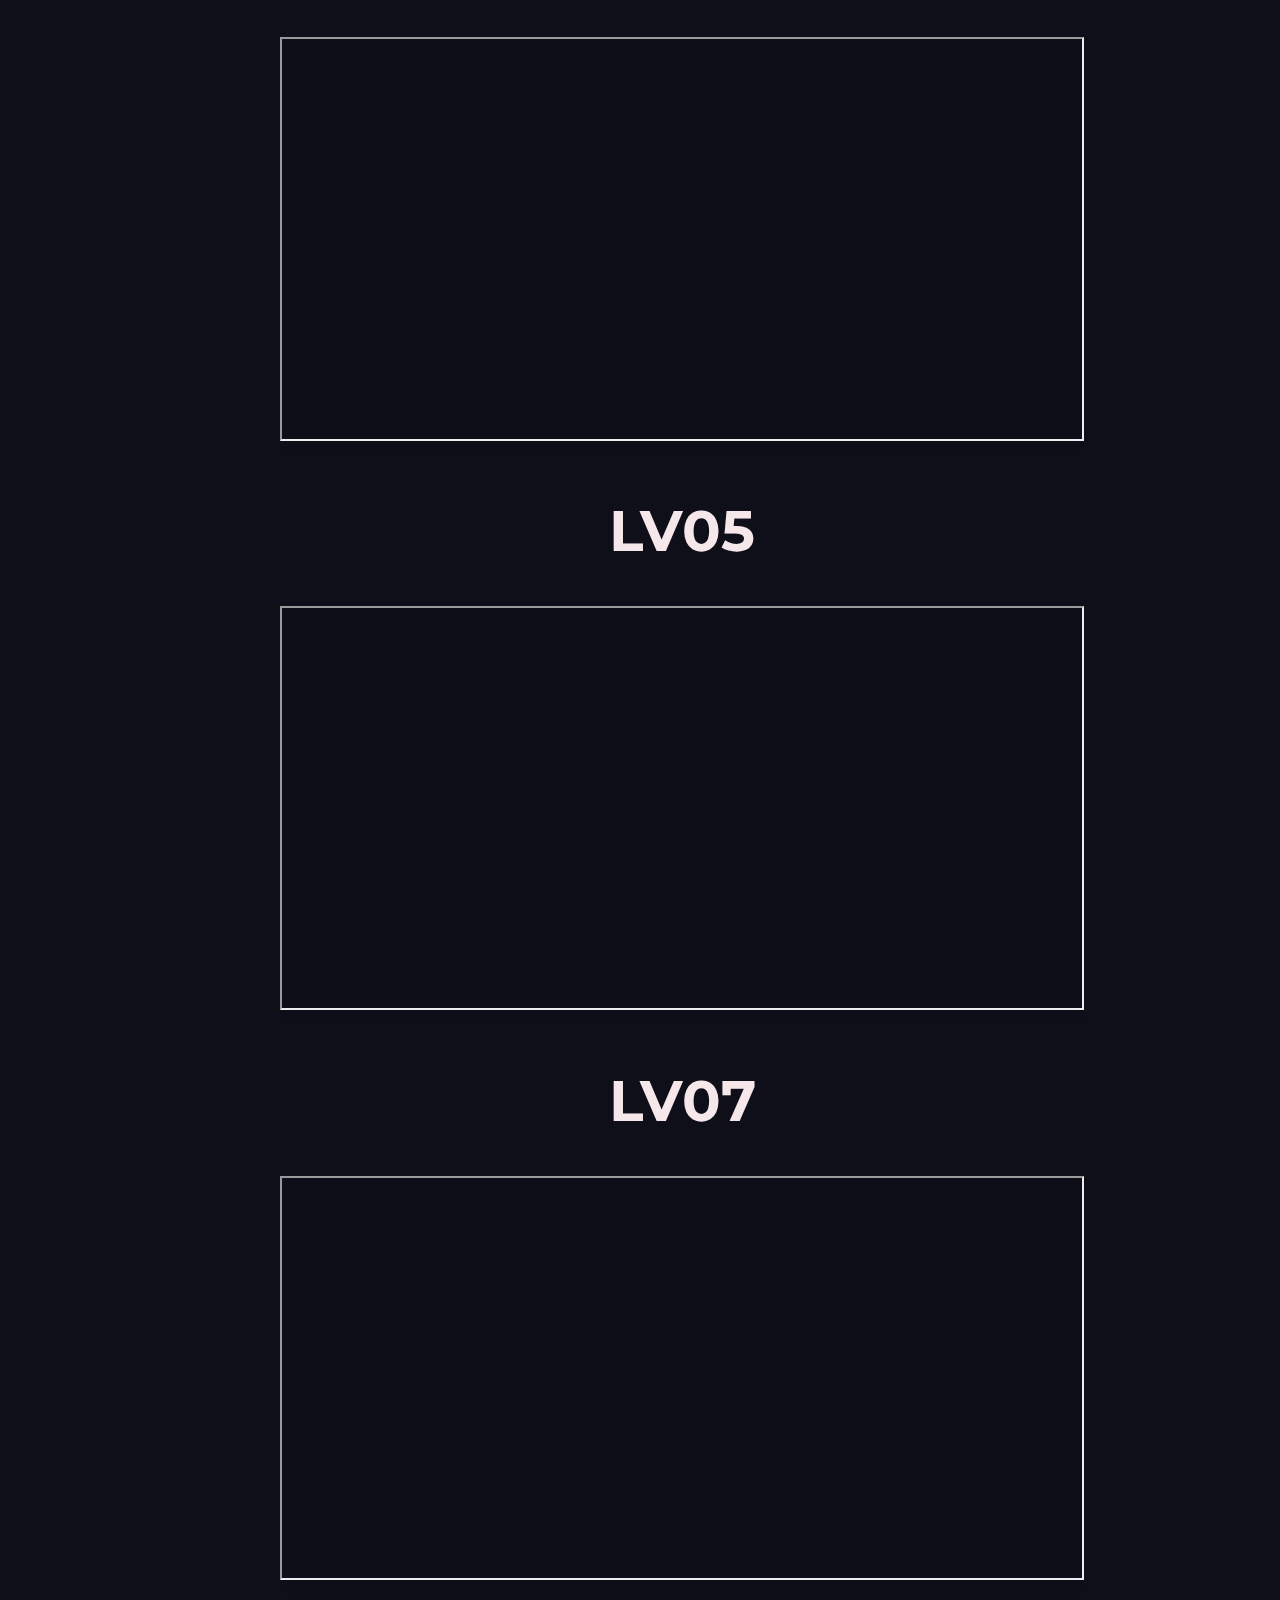
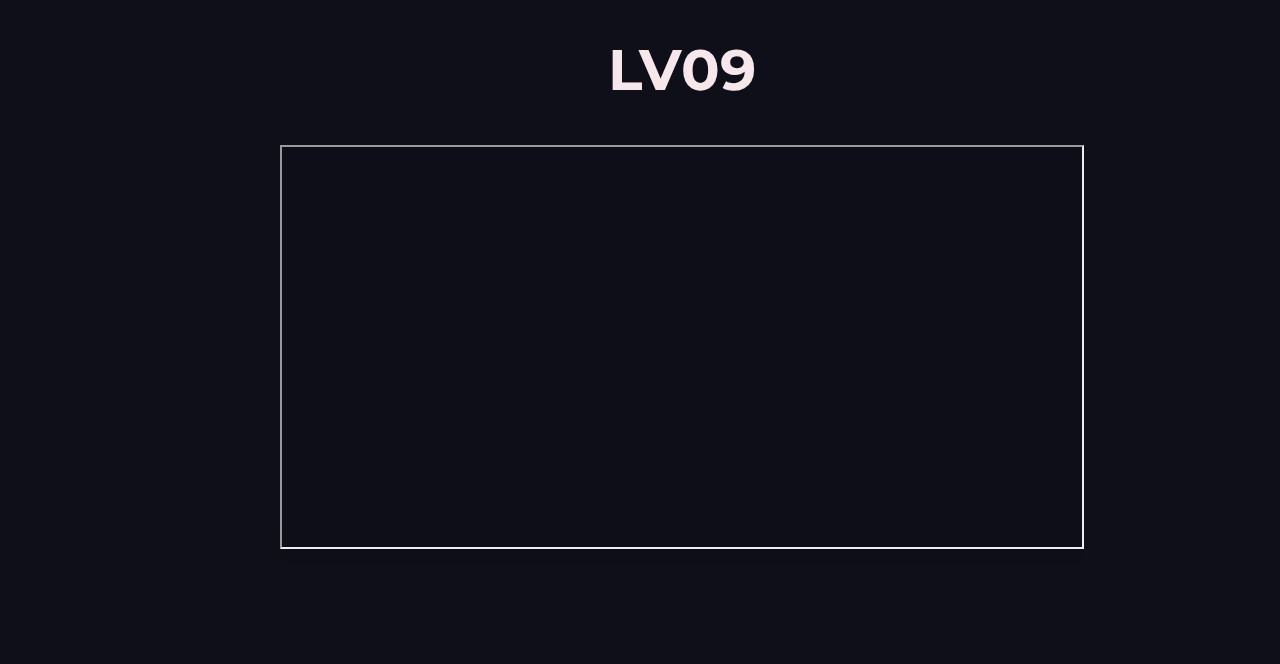
<file: sjwp.html>
<!DOCTYPE html>
<html lang="en">
<head>
    <meta charset="UTF-8">
    <meta http-equiv="X-UA-Compatible" content="IE=edge">
    <meta name="viewport" content="width=device-width, initial-scale=1.0">
    <title>Script Languages</title>
    <link rel="stylesheet" href="./styles/sjwp.css">
    <link rel="preconnect" href="https://fonts.googleapis.com">
    <link rel="preconnect" href="https://fonts.gstatic.com" crossorigin>
    <link href="https://fonts.googleapis.com/css2?family=Montserrat:wght@100;300&display=swap" rel="stylesheet">
</head>
<body>
    <nav>
        <div class="navHolder">
            <div class="navLeft">
              <a href="index.html" class="home">Home</a>
            </div>
            <div class="navRight">
              <a href="./rm.html">Networking</a>
            </div>
          </div>
    </nav>
    <header>
        <h1>
            Script Languages and Web Programming
        </h1>
    </header>
    <section>
        <div class="lv02">
            <h2>
                LV02 
            </h2>
            <div class="frame">
                <iframe src="/assets/sj/LV2.pdf#toolbar=0" width="800px" height="400px"></iframe>
            </div>
        </div>
        <div class="lv03">
            <h2>
                LV03 
            </h2>
            <div class="frame">
                <iframe src="/assets/sj/LV03.pdf#toolbar=0" width="800px" height="400px"></iframe>
            </div>
        </div>
        <div class="lv04">
            <h2>
                LV04 
            </h2>
            <div class="frame">
                <iframe src="/assets/sj/LV04.pdf#toolbar=0" width="800px" height="400px"></iframe>
            </div>
        </div>
        <div class="lv05">
            <h2>
                LV05 
            </h2>
            <div class="frame">
                <iframe src="/assets/sj/LV05.pdf#toolbar=0" width="800px" height="400px"></iframe>
            </div>
        </div>
        <div class="lv07">
            <h2>
                LV07 
            </h2>
            <div class="frame">
                <iframe src="/assets/sj/LV07.pdf#toolbar=0" width="800px" height="400px"></iframe>
            </div>
        </div>
        <div class="lv09">
            <h2>
                LV09 
            </h2>
            <div class="frame">
                <iframe src="/assets/sj/LV09.pdf#toolbar=0" width="800px" height="400px"></iframe>
            </div>
        </div>
    </section>
</body>
</html>
</file>
<file: styles/about.css>
*{
    font-family: 'Montserrat', sans-serif;
    
}
body{
  margin: 0 0;
  background-color: #0E0F19;
}

nav {
  width: 100%;
  padding: 25px 0px;
  position: fixed;
  top: 0px;
  background-color: #171825;
  box-shadow: 2px 0px 2px rgba(255, 255, 255, 0.05);
}

.navHolder {
  width: 76%;
  margin: auto;
  display: flex;
  justify-content: space-between;
}

nav a {
  text-decoration: none;
  color: #F6E8EA;
  padding: 0px 10px;
  transition: 0.25s;
}

nav a:hover {
  color: #6e78af;
  transition: 0.25s;
}
nav span{
  user-select: none;
  color: #6e78af;
}

section{
  display: flex;
  flex-wrap: wrap;
  align-items: center;
  justify-content: center;
  color:#F6E8EA;
}

section img{
  width: 300px;
  height: 300px;
  border-radius: 16px;
}

.txtHolder {
  margin: 50px 50px 0;
  text-align: center;
  max-width: 100vh;
}


.txtHolder h3 {
  font-weight: 100;
  font-size: 38px;
  line-height: 56px;
  color: #F6E8EA;
  text-align: center;
}

.vid {
  margin: 50px 50px 0;
  
}
</file>
<file: styles/rm.css>
*{
    font-family: 'Montserrat', sans-serif;
    
}
body{
  margin: 0 0;
  background-color: #0E0F19;
}

nav {
  width: 100%;
  padding: 25px 0px;
  position: fixed;
  top: 0px;
  background-color: #171825;
  box-shadow: 2px 0px 2px rgba(255, 255, 255, 0.05);
}

.navHolder {
  width: 76%;
  margin: auto;
  display: flex;
  justify-content: space-between;
}

nav a {
  text-decoration: none;
  color: #F6E8EA;
  padding: 0px 10px;
  transition: 0.25s;
}

nav a:hover {
  color: #6e78af;
  transition: 0.25s;
}
header {
  height: 200px;
  width: 100%;
  margin: 0px;
  min-height: 450px;
}

header h1 {
  font-size: 70px;
  font-weight: 300;
  color: #F6E8EA;
  min-width: 450px;
  text-align: center;
  padding: 35px;
}

header h2{
  color: #F6E8EA;
  text-align: center;


}
header a{
  text-decoration: none;
  color: #63d46c;
  transition: 0.25s;
}
header a:hover{
  color: #6e78af;
  transition: 0.25s;
}
section{
  display: flex;
  flex-direction: column;
  align-items: center;
  min-height: 400px;
  padding: 100px;
}
/*tekst jer mi se ne da .lv01......*/
section{
  font-weight: 300;
  font-size: 38px;
  line-height: 56px;
  color: #F6E8EA;
  text-align: center;
  padding-right: 16px;
}

.frame{
  background-color: rgba(0, 0, 0, 0.05);
  border-radius: 14px;
}
</file>
<file: styles/sem1.css>
*{
    font-family: 'Montserrat', sans-serif;
    
}
body{
  margin: 0 0;
  background-color: #0E0F19;
}

nav {
  width: 100%;
  padding: 25px 0px;
  position: fixed;
  top: 0px;
  background-color: #171825;
  box-shadow: 2px 0px 2px rgba(255, 255, 255, 0.05);
}

.navHolder {
  width: 76%;
  margin: auto;
  display: flex;
  justify-content: space-between;
}

nav a {
  text-decoration: none;
  color: #F6E8EA;
  padding: 0px 10px;
  transition: 0.25s;
}

nav a:hover {
  color: #6e78af;
  transition: 0.25s;
}
nav span{
  user-select: none;
  color: #6e78af;
}

header {
    height: 200px;
    width: 100%;
    margin: 0px;
    min-height: 450px;
}
  
header h1 {
    font-size: 70px;
    font-weight: 300;
    color: #F6E8EA;
    min-width: 450px;
    text-align: center;
    padding: 35px;
}

header h2{
    color: #F6E8EA;
    text-align: center;


}

section{
  display: flex;
  flex-wrap: wrap;
  align-items: center;
  justify-content: center;
  color:#F6E8EA;
}


.txtHolder {
  margin: 50px 50px 0;
  text-align: center;
  max-width: 100vh;
  font-size: 2rem;
}


section h3 {
  font-weight: 100;
  font-size: 4rem;
  line-height: 56px;
  color: #F6E8EA;
}


section a{
    text-decoration: none;
    color: #63d46c;
    transition: 0.25s;
}
section a:hover{
    color: #6e78af;
    transition: 0.25s;
}

.zadnje {
    margin: 50px 50px 55vh;
    text-align: center;
    max-width: 100vh;
    font-size: 2rem;
  }
</file>
<file: styles/sj.css>
*{
  font-family: 'Segoe UI', Tahoma, Geneva, Verdana, sans-serif;
  
}
body{
margin: 0 0;
}

nav {
width: 100%;
padding: 25px 0px;
position: fixed;
top: 0px;
background-color: white;
box-shadow: 2px 0px 2px rgba(0, 0, 0, 0.05);
}

.navHolder {
width: 76%;
margin: auto;
display: flex;
justify-content: space-between;
}

nav a {
text-decoration: none;
color: #514E64;
padding: 0px 10px;
}

nav a:hover {
color: #2368e7;
}

header {
height: 200px;
width: 100%;
margin: 0px;
margin-bottom: -250px;
min-height: 450px;
}

header h1 {
font-size: 70px;
font-weight: 300;
width: 100%;
height: 100%;
color: #514E64;
min-width: 450px;
text-align: center;
padding: 35px;
}

section{
display: flex;
flex-direction: column;
align-items: center;
min-height: 400px;
padding: 100px;
}
/*tekst jer mi se ne da .lv01......*/
section{
font-weight: 300;
font-size: 38px;
line-height: 56px;
color: #514E64;
text-align: center;
padding-right: 16px;
}

.frame{
background-color: rgba(0, 0, 0, 0.05);
border-radius: 14px;
}
</file>
<file: styles/sjwp.css>
*{
    font-family: 'Montserrat', sans-serif;
    
}
body{
  margin: 0 0;
  background-color: #0E0F19;
}

nav {
  width: 100%;
  padding: 25px 0px;
  position: fixed;
  top: 0px;
  background-color: #171825;
  box-shadow: 2px 0px 2px rgba(255, 255, 255, 0.05);
}

.navHolder {
  width: 76%;
  margin: auto;
  display: flex;
  justify-content: space-between;
}

nav a {
  text-decoration: none;
  color: #F6E8EA;
  padding: 0px 10px;
  transition: 0.25s;
}

nav a:hover {
  color: #6e78af;
  transition: 0.25s;
}

header {
  height: 200px;
  width: 100%;
  margin: 0px;
  margin-bottom: -250px;
  min-height: 450px;
}

header h1 {
  font-size: 70px;
  font-weight: 300;
  width: 100%;
  height: 100%;
  color: #F6E8EA;
  min-width: 450px;
  text-align: center;
  padding: 35px;
}

section{
  display: flex;
  flex-direction: column;
  align-items: center;
  min-height: 400px;
  padding: 100px;
}


section{
  font-weight: 300;
  font-size: 38px;
  line-height: 56px;
  color: #F6E8EA;
  text-align: center;
  padding-right: 16px;
}

.frame{
  background-color: rgba(0, 0, 0, 0.05);
  border-radius: 14px;
}
</file>
